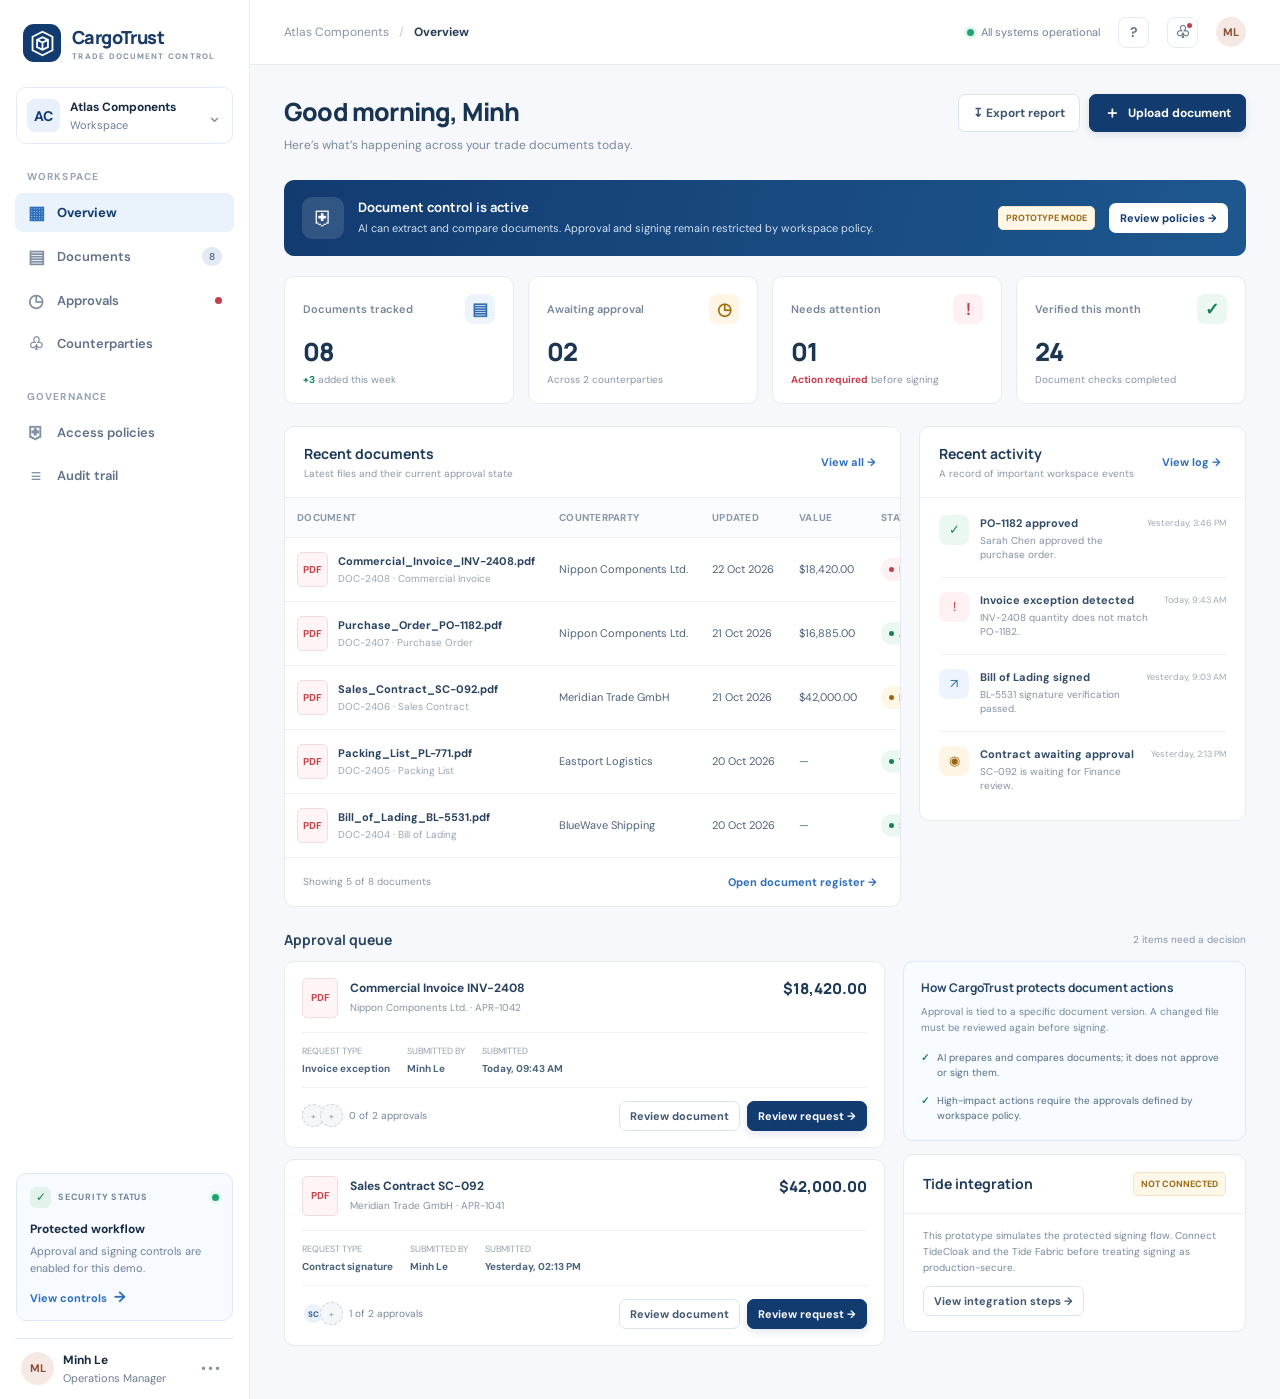
<file: public/assets/aistudio/CargoTrust-Standalone_88d4f73b.html>
<!doctype html>
<html lang="en">
<head>
  <meta charset="UTF-8" />
  <meta name="viewport" content="width=device-width, initial-scale=1.0" />
  <meta name="theme-color" content="#123b70" />
  <title>CargoTrust — Document Control</title>
  <link rel="preconnect" href="https://fonts.googleapis.com">
  <link rel="preconnect" href="https://fonts.gstatic.com" crossorigin>
  <link href="https://fonts.googleapis.com/css2?family=DM+Sans:wght@400;500;600;700&family=Manrope:wght@400;500;600;700;800&display=swap" rel="stylesheet">
  <style>
:root{--navy:#123b70;--navy-2:#194c89;--blue:#2d6fbd;--blue-soft:#edf5ff;--red:#c83c4b;--red-soft:#fff0f1;--ink:#182b43;--muted:#6c7c91;--line:#e5ebf2;--surface:#fff;--canvas:#f6f8fb;--green:#16805d;--green-soft:#eaf8f1;--amber:#9b6612;--amber-soft:#fff6e5;--shadow:0 16px 40px rgba(20,49,83,.12)}*{box-sizing:border-box}html,body{margin:0;min-height:100%;font-family:'DM Sans',sans-serif;color:var(--ink);background:var(--canvas);font-size:14px}button,input,select,textarea{font:inherit}button{cursor:pointer}button:focus-visible,input:focus-visible,select:focus-visible,textarea:focus-visible{outline:3px solid #a7ceff;outline-offset:2px}#app-shell{display:flex;min-height:100vh}.sidebar{width:250px;flex:0 0 250px;background:#fff;border-right:1px solid var(--line);display:flex;flex-direction:column;padding:24px 15px 14px;min-height:100vh}.brand{display:flex;align-items:center;gap:11px;padding:0 8px 25px}.brand-mark{width:38px;height:38px;display:grid;place-items:center;background:var(--navy);border-radius:11px;color:white}.brand-mark svg{width:29px;height:29px}.brand-name{font:800 18px 'Manrope',sans-serif;letter-spacing:-.6px;color:#173b66}.brand-caption{font-size:8px;letter-spacing:1.25px;font-weight:700;color:#8492a5;margin-top:2px}.workspace-switch{display:flex;align-items:center;gap:10px;padding:11px 10px;border:1px solid var(--line);border-radius:10px;margin:0 1px 26px}.workspace-avatar{width:33px;height:33px;display:grid;place-items:center;background:#e7f0fb;color:var(--navy);font-weight:700;border-radius:8px}.workspace-meta{display:flex;flex-direction:column;gap:3px;min-width:0;flex:1}.workspace-meta strong{font-size:12px;white-space:nowrap}.workspace-meta span,.profile-meta span{font-size:11px;color:var(--muted)}.chevron{color:#8592a4;font-size:18px}.nav-label{font-size:10px;letter-spacing:1.1px;font-weight:700;color:#98a4b4;padding:0 12px 10px}.nav-label-spaced{margin-top:27px}.main-nav{display:grid;gap:4px}.nav-item{width:100%;display:flex;align-items:center;gap:12px;padding:11px 12px;border:0;background:transparent;color:#607188;text-align:left;border-radius:8px;font-weight:600;font-size:13px}.nav-item:hover{background:#f5f8fc;color:var(--navy)}.nav-item.active{background:#eaf2fc;color:var(--navy);font-weight:700}.nav-icon{width:18px;text-align:center;font-size:18px;line-height:16px;color:#8190a3}.nav-item.active .nav-icon{color:var(--blue)}.nav-count{margin-left:auto;font-size:10px;background:#e3eaf3;color:#5b6f86;padding:3px 7px;border-radius:20px}.nav-dot{width:7px;height:7px;border-radius:50%;background:var(--red);margin-left:auto}.sidebar-bottom{margin-top:auto}.security-card{border:1px solid #dce9f8;background:#f7faff;border-radius:10px;padding:13px;margin:0 1px 17px}.security-card-top{display:flex;align-items:center;gap:7px;margin-bottom:11px}.security-shield{width:21px;height:21px;display:grid;place-items:center;background:#e3f2ea;color:var(--green);border-radius:6px;font-size:12px}.eyebrow{font-size:9px;letter-spacing:.8px;color:#74859a;font-weight:700}.security-card .live-dot{margin-left:auto}.security-card>strong{font-size:12px}.security-card p{font-size:11px;line-height:1.55;color:#718198;margin:6px 0 10px}.text-button{padding:0;border:0;background:none;color:var(--blue);font-weight:700;font-size:11px}.text-button span{font-size:15px;margin-left:4px}.profile-row{display:flex;align-items:center;gap:9px;padding:13px 6px 0;border-top:1px solid var(--line)}.profile-avatar,.top-avatar{width:33px;height:33px;border-radius:50%;background:#f6e9e4;color:#8e4e36;display:grid;place-items:center;font-weight:700;font-size:11px}.profile-meta{display:flex;flex-direction:column;gap:3px;flex:1}.profile-meta strong{font-size:12px}.more-button{border:0;background:none;color:#8190a3;letter-spacing:2px}.main-content{flex:1;min-width:0}.topbar{height:65px;background:#fff;border-bottom:1px solid var(--line);display:flex;align-items:center;justify-content:space-between;padding:0 34px}.breadcrumbs{display:flex;align-items:center;gap:10px;color:#8794a6;font-size:12px}.breadcrumbs strong{color:#263d58;font-weight:700}.crumb-sep{color:#c2cbd5}.topbar-actions{display:flex;align-items:center;gap:18px}.system-status{display:flex;align-items:center;gap:7px;color:#718198;font-size:11px}.live-dot{width:7px;height:7px;background:#20a475;border-radius:50%;display:inline-block;box-shadow:0 0 0 3px #e5f6ef}.icon-button{position:relative;border:1px solid var(--line);background:white;color:#687a90;border-radius:8px;width:31px;height:31px;display:grid;place-items:center;font-weight:700}.notification-button{font-size:17px}.notification-button i{position:absolute;right:5px;top:5px;width:5px;height:5px;background:var(--red);border-radius:50%}.top-avatar{width:30px;height:30px}.page-container{padding:29px 34px 42px;max-width:1550px;margin:0 auto}.page-heading{display:flex;align-items:flex-start;justify-content:space-between;gap:18px;margin-bottom:25px}.page-heading h1{font:800 25px 'Manrope',sans-serif;letter-spacing:-.8px;margin:0 0 7px;color:#183452}.page-heading p{margin:0;color:#78879a;font-size:12px;line-height:1.55}.heading-actions{display:flex;align-items:center;gap:9px}.btn{display:inline-flex;align-items:center;justify-content:center;gap:8px;border:1px solid #dbe4ee;background:#fff;color:#425871;padding:10px 14px;border-radius:7px;font-weight:700;font-size:12px;transition:.15s}.btn:hover{border-color:#a9bfd9;background:#f9fbff}.btn-primary{background:var(--navy);border-color:var(--navy);color:#fff;box-shadow:0 3px 8px rgba(18,59,112,.12)}.btn-primary:hover{background:#194d89;border-color:#194d89;color:white}.btn-danger{background:var(--red);border-color:var(--red);color:white}.btn-danger:hover{background:#ad2c3b}.btn-sm{padding:7px 10px;font-size:11px}.btn-icon{font-size:16px;line-height:10px}.metric-grid{display:grid;grid-template-columns:repeat(4,minmax(0,1fr));gap:14px;margin-bottom:22px}.metric-card{background:#fff;border:1px solid var(--line);border-radius:10px;padding:17px 18px;min-height:118px}.metric-head{display:flex;align-items:center;justify-content:space-between;color:#75859a;font-size:11px;font-weight:600}.metric-icon{width:30px;height:30px;border-radius:8px;display:grid;place-items:center;background:#edf4fd;color:#326db2;font-size:17px}.metric-icon.red{background:#fff0f1;color:#c23c4b}.metric-icon.green{background:#eaf8f1;color:#16805d}.metric-icon.amber{background:#fff5e4;color:#a36a0c}.metric-value{font:800 25px 'Manrope',sans-serif;letter-spacing:-.8px;margin:10px 0 4px;color:#1b3553}.metric-foot{font-size:10px;color:#8794a5}.metric-foot .up{color:var(--green);font-weight:700}.metric-foot .alert{color:var(--red);font-weight:700}.content-grid{display:grid;grid-template-columns:minmax(0,1.7fr) minmax(290px,.9fr);gap:18px;align-items:start}.panel{background:#fff;border:1px solid var(--line);border-radius:10px;min-width:0}.panel-header{padding:17px 19px;border-bottom:1px solid #edf1f5;display:flex;align-items:center;justify-content:space-between;gap:12px}.panel-title{font:700 14px 'Manrope',sans-serif;color:#1d395a}.panel-subtitle{font-size:10px;color:#8a97a8;margin-top:4px}.panel-body{padding:0 19px}.table-wrap{overflow-x:auto}.data-table{width:100%;border-collapse:collapse;white-space:nowrap}.data-table th{text-align:left;font-size:10px;letter-spacing:.25px;color:#8b98a8;font-weight:700;padding:13px 12px;border-bottom:1px solid #edf1f5;background:#fbfcfe}.data-table td{padding:14px 12px;border-bottom:1px solid #f0f3f7;font-size:11px;color:#4f637a}.data-table tbody tr:last-child td{border-bottom:0}.data-table tbody tr:hover{background:#fbfdff}.doc-name-cell{display:flex;align-items:center;gap:10px;min-width:190px}.file-icon{width:31px;height:35px;flex:0 0 31px;border:1px solid #dce6f2;background:#f5f9ff;border-radius:5px;display:grid;place-items:center;color:#4779b4;font-size:10px;font-weight:800;position:relative}.file-icon.pdf{background:#fff5f5;border-color:#f1dddd;color:#c34751}.file-icon.doc{background:#eef5ff;color:#356fb3}.file-icon.xls{background:#eff9f3;color:#21805b}.doc-main{font-weight:700;color:#28425f;font-size:11px;margin-bottom:4px}.doc-sub{font-size:10px;color:#9aa5b3}.status{display:inline-flex;align-items:center;gap:5px;border-radius:20px;padding:5px 8px;font-size:10px;font-weight:700}.status:before{content:"";width:5px;height:5px;border-radius:50%;background:currentColor}.status.approved,.status.signed,.status.verified{background:var(--green-soft);color:var(--green)}.status.pending,.status.review{background:var(--amber-soft);color:var(--amber)}.status.action,.status.rejected{background:var(--red-soft);color:var(--red)}.status.draft{background:#f0f3f7;color:#75859a}.status.processing{background:var(--blue-soft);color:#326db2}.link-button{border:0;background:none;color:var(--blue);font-weight:700;font-size:11px;padding:5px}.activity-list{padding:3px 19px 12px}.activity-item{display:flex;gap:11px;padding:14px 0;border-bottom:1px solid #f0f3f7}.activity-item:last-child{border-bottom:0}.activity-symbol{width:30px;height:30px;flex:0 0 30px;border-radius:8px;display:grid;place-items:center;font-size:13px;background:#edf4fd;color:#2f6db4}.activity-symbol.red{background:#fff0f1;color:#bf3c49}.activity-symbol.green{background:#eaf8f1;color:#18825f}.activity-symbol.amber{background:#fff5e4;color:#9b6612}.activity-copy{min-width:0;flex:1}.activity-copy strong{display:block;font-size:11px;color:#334d68;font-weight:700;margin:1px 0 4px}.activity-copy p{margin:0;color:#8491a2;font-size:10px;line-height:1.45}.activity-time{font-size:9px;color:#a0aab7;white-space:nowrap;margin-top:2px}.workflow-banner{display:flex;align-items:center;gap:14px;padding:17px 18px;background:linear-gradient(105deg,#123b70,#1e578f);border-radius:10px;color:white;margin-bottom:20px}.workflow-banner-icon{width:42px;height:42px;border-radius:10px;background:rgba(255,255,255,.13);display:grid;place-items:center;font-size:21px}.workflow-banner-copy{flex:1}.workflow-banner-copy strong{display:block;font:700 13px 'Manrope',sans-serif;margin-bottom:4px}.workflow-banner-copy p{margin:0;color:#d0e0f1;font-size:11px;line-height:1.5}.workflow-banner .btn{border-color:rgba(255,255,255,.3);background:#fff;color:var(--navy)}.section-row{display:flex;align-items:center;justify-content:space-between;gap:10px;margin:23px 0 12px}.section-row h2{font:700 14px 'Manrope',sans-serif;margin:0;color:#29445f}.section-row span{font-size:10px;color:#8794a5}.filter-bar{display:flex;align-items:center;gap:9px;margin-bottom:16px;flex-wrap:wrap}.search-box{display:flex;align-items:center;gap:8px;background:white;border:1px solid #dfe6ef;border-radius:7px;padding:0 11px;min-width:220px;height:36px;flex:1;max-width:360px}.search-box span{color:#8a99aa;font-size:16px}.search-box input{border:0;outline:0;min-width:0;width:100%;font-size:11px;color:#344a64;background:transparent}.filter-select{height:36px;padding:0 30px 0 11px;border:1px solid #dfe6ef;border-radius:7px;background:#fff;color:#60738a;font-size:11px}.page-table-panel{overflow:hidden}.table-footer{padding:12px 18px;border-top:1px solid #edf1f5;display:flex;justify-content:space-between;align-items:center;color:#8996a6;font-size:10px}.approval-layout{display:grid;grid-template-columns:minmax(0,1.4fr) minmax(270px,.8fr);gap:18px}.approval-card{border:1px solid var(--line);border-radius:10px;background:white;margin-bottom:11px;padding:16px 17px}.approval-card-top{display:flex;align-items:flex-start;gap:12px}.approval-card .file-icon{width:36px;height:40px;flex-basis:36px}.approval-card-main{flex:1;min-width:0}.approval-card-main h3{font-size:12px;margin:2px 0 5px;color:#29425e}.approval-card-main p{font-size:10px;color:#8492a3;margin:0}.approval-amount{font:800 15px 'Manrope',sans-serif;color:#1d3958;white-space:nowrap}.approval-meta{display:flex;gap:17px;flex-wrap:wrap;margin:14px 0 13px;padding:12px 0;border-top:1px solid #f0f3f7;border-bottom:1px solid #f0f3f7}.meta-pair{display:flex;flex-direction:column;gap:5px}.meta-pair span{font-size:9px;color:#92a0af}.meta-pair strong{font-size:10px;color:#4b627c}.approval-card-footer{display:flex;align-items:center;justify-content:space-between;gap:10px}.approval-progress{display:flex;align-items:center;gap:6px;font-size:10px;color:#74859a}.approver-stack{display:flex;align-items:center}.approver-avatar{width:23px;height:23px;border-radius:50%;display:grid;place-items:center;background:#e9f1fb;color:#315e92;border:2px solid white;margin-left:-5px;font-size:8px;font-weight:800}.approver-avatar:first-child{margin-left:0}.approver-avatar.waiting{background:#f4f6f8;color:#a3adba;border:1px dashed #cbd4df}.side-note{padding:17px;border:1px solid #dce8f6;background:#f8fbff;border-radius:10px;margin-bottom:13px}.side-note h3{font:700 12px 'Manrope',sans-serif;margin:0 0 8px;color:#254463}.side-note p{font-size:10px;line-height:1.65;color:#75869b;margin:0}.side-note .note-rule{display:flex;align-items:flex-start;gap:8px;margin-top:13px;color:#526a84;font-size:10px;line-height:1.5}.note-rule span{color:var(--green);font-weight:800}.policy-grid{display:grid;grid-template-columns:repeat(2,minmax(0,1fr));gap:14px}.policy-card{background:#fff;border:1px solid var(--line);border-radius:10px;padding:18px}.policy-card-head{display:flex;align-items:center;gap:11px;margin-bottom:13px}.policy-icon{width:36px;height:36px;border-radius:9px;background:#edf4fd;color:#316eb4;display:grid;place-items:center;font-size:18px}.policy-card h3{font:700 13px 'Manrope',sans-serif;margin:0 0 4px;color:#2a4561}.policy-card .small-muted{font-size:10px;color:#8795a6}.policy-card p{font-size:11px;line-height:1.65;color:#728299;margin:0 0 15px}.policy-rule{padding:11px 12px;background:#f7f9fc;border:1px solid #edf1f5;border-radius:7px;font-size:10px;color:#4e647e;line-height:1.6}.policy-rule strong{color:#294662}.toggle{width:34px;height:19px;border-radius:12px;border:0;background:#c6d0dc;padding:2px;display:inline-flex;align-items:center;transition:.2s}.toggle:after{content:"";width:15px;height:15px;background:white;border-radius:50%;box-shadow:0 1px 3px #0002;transition:.2s}.toggle.on{background:#2674bd;justify-content:flex-end}.policy-card-head .toggle{margin-left:auto}.audit-table td{vertical-align:top}.audit-event{font-weight:700;color:#344e69;margin-bottom:4px}.audit-detail{font-size:10px;color:#8492a3;line-height:1.45;white-space:normal;min-width:200px}.counterparty-grid{display:grid;grid-template-columns:repeat(3,minmax(0,1fr));gap:14px}.counterparty-card{background:white;border:1px solid var(--line);border-radius:10px;padding:17px}.counterparty-logo{width:39px;height:39px;display:grid;place-items:center;background:#eaf2fc;color:#2f659e;font-weight:800;border-radius:10px;margin-bottom:13px}.counterparty-card h3{font:700 13px 'Manrope',sans-serif;margin:0 0 4px;color:#2b4560}.counterparty-card p{font-size:10px;color:#8795a6;margin:0 0 14px}.counterparty-stats{display:flex;justify-content:space-between;padding-top:12px;border-top:1px solid #edf1f5;color:#7b8b9e;font-size:10px}.counterparty-stats strong{color:#405872}.empty-state{text-align:center;padding:45px 20px;color:#8291a4}.empty-state strong{display:block;color:#3b536d;margin:10px 0 5px}.empty-state p{font-size:11px;margin:0}.drawer-backdrop,.modal-backdrop{position:fixed;inset:0;background:rgba(14,32,53,.28);z-index:50;display:flex;justify-content:flex-end;backdrop-filter:blur(2px)}.drawer{height:100%;width:min(520px,100%);background:#fff;box-shadow:-15px 0 45px rgba(20,49,83,.16);overflow-y:auto;animation:slidein .2s ease}.drawer-header{display:flex;align-items:flex-start;justify-content:space-between;padding:23px 24px 18px;border-bottom:1px solid var(--line)}.drawer-header h2{font:800 18px 'Manrope',sans-serif;letter-spacing:-.4px;margin:0 0 6px;color:#1d3b5e}.drawer-header p{font-size:11px;color:#8795a6;margin:0}.close-button{border:1px solid var(--line);background:#fff;width:30px;height:30px;border-radius:7px;color:#738399;font-size:19px}.drawer-body{padding:21px 24px}.detail-title{display:flex;gap:13px;align-items:center;margin-bottom:20px}.detail-title .file-icon{width:43px;height:49px;flex-basis:43px;font-size:12px}.detail-title h3{font:700 14px 'Manrope',sans-serif;margin:0 0 5px;color:#2b4561}.detail-title p{font-size:10px;color:#8996a5;margin:0}.detail-grid{display:grid;grid-template-columns:repeat(2,minmax(0,1fr));gap:10px;margin-bottom:20px}.detail-field{padding:12px;border:1px solid #eaf0f5;border-radius:8px}.detail-field span{display:block;font-size:9px;color:#8a99aa;margin-bottom:6px}.detail-field strong{font-size:11px;color:#36516e;word-break:break-word}.detail-section{margin:22px 0}.detail-section h4{font:700 12px 'Manrope',sans-serif;margin:0 0 11px;color:#2d4865}.match-row{display:flex;align-items:center;justify-content:space-between;gap:10px;padding:10px 0;border-bottom:1px solid #f0f3f7;font-size:10px}.match-row:last-child{border:0}.match-row span{color:#7b8ca0}.match-row strong{color:#3e5772}.match-good{color:var(--green)!important}.match-bad{color:var(--red)!important}.timeline{display:grid;gap:0}.timeline-item{display:flex;gap:10px;padding:0 0 15px}.timeline-mark{width:21px;height:21px;flex:0 0 21px;border-radius:50%;background:#eaf8f1;color:var(--green);display:grid;place-items:center;font-size:10px;font-weight:800}.timeline-mark.pending{background:#fff5e4;color:var(--amber)}.timeline-copy strong{font-size:10px;color:#415a75;display:block;margin:2px 0 4px}.timeline-copy p{font-size:10px;color:#8997a7;margin:0;line-height:1.5}.drawer-footer{display:flex;gap:9px;justify-content:flex-end;padding:15px 24px;border-top:1px solid var(--line);position:sticky;bottom:0;background:#fff}.modal-backdrop{align-items:center;justify-content:center;padding:20px}.modal{width:min(510px,100%);background:white;border-radius:12px;box-shadow:var(--shadow);overflow:hidden;animation:popin .18s ease}.modal-header{padding:20px 22px 15px;border-bottom:1px solid var(--line);display:flex;align-items:flex-start;justify-content:space-between}.modal-header h2{font:800 17px 'Manrope',sans-serif;margin:0 0 5px;color:#1c3a5b}.modal-header p{margin:0;color:#8593a4;font-size:10px;line-height:1.5}.modal-body{padding:20px 22px}.modal-footer{display:flex;justify-content:flex-end;gap:8px;padding:14px 22px;border-top:1px solid var(--line);background:#fcfdff}.form-field{display:grid;gap:7px;margin-bottom:15px}.form-field label{font-size:11px;font-weight:700;color:#4c627b}.form-field input,.form-field select,.form-field textarea{width:100%;border:1px solid #dfe7ef;border-radius:7px;padding:10px 11px;color:#304b68;background:white;font-size:11px}.form-field textarea{resize:vertical;min-height:70px}.upload-drop{border:1px dashed #b9cde4;background:#f8fbff;border-radius:9px;padding:25px 15px;text-align:center;color:#6e8198;cursor:pointer}.upload-drop:hover{border-color:#5e91ca;background:#f3f8ff}.upload-symbol{width:38px;height:38px;display:grid;place-items:center;background:#e6f0fc;border-radius:10px;color:#326db2;font-size:20px;margin:0 auto 10px}.upload-drop strong{display:block;color:#34536f;font-size:11px;margin-bottom:5px}.upload-drop p{font-size:10px;margin:0}.upload-drop input{display:none}.notice{display:flex;gap:9px;padding:11px 12px;border-radius:8px;background:#f3f8ff;border:1px solid #dfeaf8;color:#5c7390;font-size:10px;line-height:1.55}.notice strong{color:#315b87}.notice.red{background:#fff6f6;border-color:#f4dfe2;color:#8d5c62}.toast-region{position:fixed;right:23px;bottom:22px;z-index:100;display:grid;gap:9px}.toast{display:flex;align-items:flex-start;gap:10px;min-width:260px;max-width:380px;padding:13px 15px;background:#fff;border:1px solid #dfe7ef;border-radius:9px;box-shadow:0 10px 30px #142f4c1c;animation:popin .18s ease}.toast-icon{width:22px;height:22px;flex:0 0 22px;border-radius:50%;display:grid;place-items:center;background:#eaf8f1;color:var(--green);font-size:12px;font-weight:800}.toast.error .toast-icon{background:#fff0f1;color:var(--red)}.toast strong{display:block;font-size:11px;color:#314d69;margin:2px 0 4px}.toast p{font-size:10px;color:#8190a2;line-height:1.5;margin:0}.role-menu{position:fixed;right:18px;bottom:75px;background:#fff;border:1px solid var(--line);border-radius:9px;box-shadow:var(--shadow);padding:6px;z-index:80;min-width:185px}.role-menu button{display:block;width:100%;border:0;background:white;text-align:left;padding:10px;border-radius:6px;font-size:11px;color:#536a82}.role-menu button:hover{background:#f3f7fc}.role-menu small{display:block;color:#97a3b1;margin-top:3px;font-size:9px}.tide-chip{display:inline-flex;align-items:center;gap:6px;border:1px solid #dce9f8;background:#f5f9ff;color:#2f639e;border-radius:6px;padding:6px 9px;font-size:10px;font-weight:700}.tide-chip .live-dot{width:6px;height:6px;box-shadow:none}.demo-label{font-size:9px;color:#9a6a16;background:#fff7e7;border:1px solid #f4e4bf;border-radius:5px;padding:5px 7px;font-weight:700}.split-heading{display:flex;align-items:center;gap:8px}.mobile-menu{display:none}@keyframes slidein{from{transform:translateX(20px);opacity:.5}to{transform:translateX(0);opacity:1}}@keyframes popin{from{transform:translateY(6px);opacity:0}to{transform:translateY(0);opacity:1}}@media(max-width:1100px){.sidebar{width:220px;flex-basis:220px}.page-container{padding:25px 22px}.topbar{padding:0 22px}.metric-grid{grid-template-columns:repeat(2,minmax(0,1fr))}.content-grid{grid-template-columns:minmax(0,1fr)}.counterparty-grid{grid-template-columns:repeat(2,minmax(0,1fr))}}@media(max-width:760px){#app-shell{display:block}.sidebar{position:fixed;z-index:30;left:-260px;top:0;bottom:0;transition:left .2s;box-shadow:var(--shadow);width:250px}.sidebar.open{left:0}.topbar{height:58px;padding:0 15px}.system-status{display:none}.page-container{padding:22px 14px 32px}.page-heading{flex-direction:column;align-items:stretch}.heading-actions{justify-content:flex-start;flex-wrap:wrap}.page-heading h1{font-size:22px}.metric-grid{gap:9px}.metric-card{padding:13px;min-height:108px}.metric-value{font-size:22px}.content-grid,.approval-layout{grid-template-columns:minmax(0,1fr)}.policy-grid,.counterparty-grid{grid-template-columns:minmax(0,1fr)}.topbar-actions{gap:9px}.breadcrumbs{font-size:11px}.mobile-menu{display:grid}.data-table th,.data-table td{padding:12px 10px}.workflow-banner{align-items:flex-start;flex-wrap:wrap}.workflow-banner .btn{margin-left:56px}.profile-row{margin-top:10px}.filter-bar .search-box{max-width:none;min-width:100%}.filter-select{flex:1;min-width:120px}.approval-meta{gap:13px}.approval-card-footer{align-items:flex-start;flex-direction:column}.drawer{width:100%}}

  </style>
</head>
<body>
  <div id="app-shell">
    <aside class="sidebar">
      <div class="brand"><div class="brand-mark"><svg viewBox="0 0 32 32" aria-hidden="true"><path d="M5 8.5 16 3l11 5.5v15L16 29 5 23.5z" fill="none" stroke="currentColor" stroke-width="2"/><path d="m10 12 6-3 6 3v8l-6 3-6-3z" fill="none" stroke="currentColor" stroke-width="2"/><path d="m10 12 6 3 6-3M16 15v8" fill="none" stroke="currentColor" stroke-width="2"/></svg></div><div><div class="brand-name">CargoTrust</div><div class="brand-caption">TRADE DOCUMENT CONTROL</div></div></div>
      <div class="workspace-switch"><div class="workspace-avatar">AC</div><div class="workspace-meta"><strong>Atlas Components</strong><span>Workspace</span></div><span class="chevron">⌄</span></div>
      <div class="nav-label">WORKSPACE</div>
      <nav class="main-nav" aria-label="Main navigation">
        <button class="nav-item active" data-page="overview"><span class="nav-icon">▦</span><span>Overview</span></button>
        <button class="nav-item" data-page="documents"><span class="nav-icon">▤</span><span>Documents</span><span class="nav-count" id="doc-count">8</span></button>
        <button class="nav-item" data-page="approvals"><span class="nav-icon">◷</span><span>Approvals</span><span class="nav-dot"></span></button>
        <button class="nav-item" data-page="counterparties"><span class="nav-icon">♧</span><span>Counterparties</span></button>
      </nav>
      <div class="nav-label nav-label-spaced">GOVERNANCE</div>
      <nav class="main-nav" aria-label="Governance navigation">
        <button class="nav-item" data-page="policies"><span class="nav-icon">⛨</span><span>Access policies</span></button>
        <button class="nav-item" data-page="audit"><span class="nav-icon">≡</span><span>Audit trail</span></button>
      </nav>
      <div class="sidebar-bottom">
        <div class="security-card"><div class="security-card-top"><span class="security-shield">✓</span><span class="eyebrow">SECURITY STATUS</span><span class="live-dot"></span></div><strong>Protected workflow</strong><p>Approval and signing controls are enabled for this demo.</p><button class="text-button" data-page="policies">View controls <span>→</span></button></div>
        <div class="profile-row"><div class="profile-avatar">ML</div><div class="profile-meta"><strong>Minh Le</strong><span id="profile-role">Operations Manager</span></div><button class="more-button" id="profile-menu" aria-label="Profile options">•••</button></div>
      </div>
    </aside>

    <main class="main-content">
      <header class="topbar"><div class="breadcrumbs"><span>Atlas Components</span><span class="crumb-sep">/</span><strong id="breadcrumb-current">Overview</strong></div><div class="topbar-actions"><div class="system-status"><span class="live-dot"></span><span>All systems operational</span></div><button class="icon-button" id="help-button" aria-label="Help">?</button><button class="icon-button notification-button" id="notification-button" aria-label="Notifications">♧<i></i></button><div class="top-avatar">ML</div></div></header>
      <div id="page-container" class="page-container"></div>
    </main>
  </div>
  <div id="toast-region" class="toast-region" aria-live="polite"></div>
  <div id="modal-root"></div>
  <script>
const state = {
  page: 'overview',
  role: 'Operations Manager',
  activeDoc: null,
  search: '',
  filter: 'all',
  docs: [
    {id:'DOC-2408',name:'Commercial_Invoice_INV-2408.pdf',type:'Commercial Invoice',ext:'PDF',ref:'INV-2408',counterparty:'Nippon Components Ltd.',date:'22 Oct 2026',amount:'$18,420.00',status:'Needs review',statusKey:'action',owner:'Minh Le',po:'PO-1182',quantity:240,unitPrice:76.75,currency:'USD',hash:'sha256: 6f8a…b2d1',description:'Invoice received for shipment SHP-8841. AI found a quantity mismatch against the approved purchase order.',events:[['Uploaded by Minh Le','Today, 09:42 AM','green'],['AI extraction completed','Today, 09:43 AM','green'],['Quantity mismatch detected','Today, 09:43 AM','pending']]},
    {id:'DOC-2407',name:'Purchase_Order_PO-1182.pdf',type:'Purchase Order',ext:'PDF',ref:'PO-1182',counterparty:'Nippon Components Ltd.',date:'21 Oct 2026',amount:'$16,885.00',status:'Approved',statusKey:'approved',owner:'Sarah Chen',po:'PO-1182',quantity:220,unitPrice:76.75,currency:'USD',hash:'sha256: 22c1…91a7',description:'Approved purchase order for electronic components, shipment SHP-8841.',events:[['Uploaded by Sarah Chen','Yesterday, 03:18 PM','green'],['Procurement approval recorded','Yesterday, 03:46 PM','green'],['Document version locked','Yesterday, 03:46 PM','green']]},
    {id:'DOC-2406',name:'Sales_Contract_SC-092.pdf',type:'Sales Contract',ext:'PDF',ref:'SC-092',counterparty:'Meridian Trade GmbH',date:'21 Oct 2026',amount:'$42,000.00',status:'Pending approval',statusKey:'pending',owner:'Minh Le',po:'SC-092',quantity:600,unitPrice:70,currency:'USD',hash:'sha256: 7a3d…e821',description:'Sales contract awaiting a second approver before the final version can be signed.',events:[['Draft created','Yesterday, 11:05 AM','green'],['Legal review completed','Yesterday, 02:12 PM','green'],['Waiting for Finance approval','Yesterday, 02:13 PM','pending']]},
    {id:'DOC-2405',name:'Packing_List_PL-771.pdf',type:'Packing List',ext:'PDF',ref:'PL-771',counterparty:'Eastport Logistics',date:'20 Oct 2026',amount:'—',status:'Verified',statusKey:'verified',owner:'Daniel Tran',po:'PO-1174',quantity:120,unitPrice:0,currency:'USD',hash:'sha256: 1e9b…c10f',description:'Packing list fields match the shipment manifest.',events:[['Uploaded by Daniel Tran','20 Oct, 10:10 AM','green'],['Fields checked against manifest','20 Oct, 10:11 AM','green']]},
    {id:'DOC-2404',name:'Bill_of_Lading_BL-5531.pdf',type:'Bill of Lading',ext:'PDF',ref:'BL-5531',counterparty:'BlueWave Shipping',date:'20 Oct 2026',amount:'—',status:'Signed',statusKey:'signed',owner:'Sarah Chen',po:'SHP-8819',quantity:80,unitPrice:0,currency:'USD',hash:'sha256: 45bf…08c2',description:'Final bill of lading signed by authorized signatories.',events:[['Document uploaded','20 Oct, 08:21 AM','green'],['Authorized signature verified','20 Oct, 09:03 AM','green'],['Final version locked','20 Oct, 09:03 AM','green']]},
    {id:'DOC-2403',name:'Certificate_of_Origin_CO-118.pdf',type:'Certificate of Origin',ext:'PDF',ref:'CO-118',counterparty:'Nippon Components Ltd.',date:'19 Oct 2026',amount:'—',status:'Approved',statusKey:'approved',owner:'Daniel Tran',po:'PO-1172',quantity:300,unitPrice:0,currency:'USD',hash:'sha256: 1d8a…c0a3',description:'Origin certificate verified and linked to the shipment record.',events:[['Uploaded by supplier','19 Oct, 02:42 PM','green'],['Origin details verified','19 Oct, 03:01 PM','green']]},
    {id:'DOC-2402',name:'Commercial_Invoice_INV-2391.pdf',type:'Commercial Invoice',ext:'PDF',ref:'INV-2391',counterparty:'Meridian Trade GmbH',date:'18 Oct 2026',amount:'$9,750.00',status:'Signed',statusKey:'signed',owner:'Minh Le',po:'PO-1168',quantity:150,unitPrice:65,currency:'USD',hash:'sha256: 990c…d18e',description:'Invoice matched with PO-1168 and signed after approval.',events:[['AI extraction completed','18 Oct, 10:15 AM','green'],['PO matching passed','18 Oct, 10:16 AM','green'],['Signed by authorized approver','18 Oct, 10:48 AM','green']]},
    {id:'DOC-2401',name:'Purchase_Order_PO-1168.pdf',type:'Purchase Order',ext:'PDF',ref:'PO-1168',counterparty:'Meridian Trade GmbH',date:'17 Oct 2026',amount:'$9,750.00',status:'Approved',statusKey:'approved',owner:'Sarah Chen',po:'PO-1168',quantity:150,unitPrice:65,currency:'USD',hash:'sha256: a04b…f311',description:'Approved PO for industrial components.',events:[['Created by Sarah Chen','17 Oct, 01:21 PM','green'],['Procurement approval recorded','17 Oct, 02:04 PM','green']]}
  ],
  approvals: [
    {id:'APR-1042',docId:'DOC-2408',title:'Commercial Invoice INV-2408',counterparty:'Nippon Components Ltd.',amount:'$18,420.00',kind:'Invoice exception',submitted:'Today, 09:43 AM',required:2,received:0,requester:'Minh Le',reason:'Invoice quantity is 240 units; approved PO lists 220 units. Review exception before signing.'},
    {id:'APR-1041',docId:'DOC-2406',title:'Sales Contract SC-092',counterparty:'Meridian Trade GmbH',amount:'$42,000.00',kind:'Contract signature',submitted:'Yesterday, 02:13 PM',required:2,received:1,requester:'Minh Le',reason:'Final contract version requires two authorized approvers.'}
  ],
  activity: [
    {icon:'✓',tone:'green',title:'PO-1182 approved',text:'Sarah Chen approved the purchase order.',time:'Yesterday, 3:46 PM'},
    {icon:'!',tone:'red',title:'Invoice exception detected',text:'INV-2408 quantity does not match PO-1182.',time:'Today, 9:43 AM'},
    {icon:'↗',tone:'blue',title:'Bill of Lading signed',text:'BL-5531 signature verification passed.',time:'Yesterday, 9:03 AM'},
    {icon:'◉',tone:'amber',title:'Contract awaiting approval',text:'SC-092 is waiting for Finance review.',time:'Yesterday, 2:13 PM'}
  ],
  policies: [
    {title:'Document signing',subtitle:'Protect high-impact document actions',icon:'✎',description:'Final versions require authorized approvals before a signing operation can be requested.',rule:'Invoice / contract signing: 2 authorized approvers when value exceeds $10,000.',enabled:true},
    {title:'Separation of duties',subtitle:'Requester cannot approve their own request',icon:'⇄',description:'Prevents the person who creates a request from being its sole approver.',rule:'Requester identity must differ from every approving identity.',enabled:true},
    {title:'Version integrity',subtitle:'Approval is bound to a specific version',icon:'◈',description:'Any material change invalidates the previous approval and requires review again.',rule:'Document hash and version ID are checked before signing.',enabled:true},
    {title:'AI agent permissions',subtitle:'Limit automated actions',icon:'⌘',description:'AI can extract, compare and prepare requests. It cannot approve or sign documents by itself.',rule:'Allowed: extract, compare, draft. Restricted: approve, sign, transfer control.',enabled:true}
  ],
  counterparties: [
    {name:'Nippon Components Ltd.',initials:'NC',type:'Supplier',docs:3,status:'Verified',country:'Japan'},
    {name:'Meridian Trade GmbH',initials:'MT',type:'Buyer',docs:2,status:'Verified',country:'Germany'},
    {name:'BlueWave Shipping',initials:'BW',type:'Carrier',docs:1,status:'Verified',country:'Singapore'},
    {name:'Eastport Logistics',initials:'EL',type:'Freight forwarder',docs:1,status:'Verified',country:'Vietnam'},
    {name:'Atlas Components',initials:'AC',type:'Workspace owner',docs:8,status:'Workspace',country:'Vietnam'}
  ],
  audit: [
    {time:'22 Oct 2026, 09:43:18',actor:'CargoTrust AI',event:'Invoice comparison completed',detail:'INV-2408 compared with PO-1182. Quantity mismatch: invoice 240 units; PO 220 units.',result:'Exception flagged',tone:'red'},
    {time:'22 Oct 2026, 09:43:02',actor:'Minh Le',event:'Document uploaded',detail:'Commercial_Invoice_INV-2408.pdf · DOC-2408',result:'Success',tone:'green'},
    {time:'21 Oct 2026, 15:46:33',actor:'Sarah Chen',event:'Approval recorded',detail:'PO-1182 approved · procurement approval policy satisfied.',result:'Success',tone:'green'},
    {time:'20 Oct 2026, 09:03:10',actor:'Signing service (demo)',event:'Signature verification passed',detail:'BL-5531 · final document hash matched the approved version.',result:'Verified',tone:'green'},
    {time:'20 Oct 2026, 09:02:54',actor:'Sarah Chen',event:'Signing request authorized',detail:'BL-5531 · 2 of 2 required approvals present.',result:'Success',tone:'green'},
    {time:'19 Oct 2026, 15:01:07',actor:'CargoTrust AI',event:'Document fields verified',detail:'CO-118 · origin details matched supplier record.',result:'Success',tone:'green'}
  ]
};
const $ = (s,root=document)=>root.querySelector(s);
const $$ = (s,root=document)=>[...root.querySelectorAll(s)];
const esc = s => String(s ?? '').replace(/[&<>"']/g,c=>({'&':'&amp;','<':'&lt;','>':'&gt;','"':'&quot;',"'":'&#39;'}[c]));
const statusBadge = (label,key) => `<span class="status ${key}">${esc(label)}</span>`;
const fileIcon = (ext='PDF') => `<div class="file-icon ${ext.toLowerCase()}">${esc(ext)}</div>`;
const money = s => s==='—'?'—':s;
function toast(title,message,type='success'){const node=document.createElement('div');node.className='toast '+(type==='error'?'error':'');node.innerHTML=`<div class="toast-icon">${type==='error'?'!':'✓'}</div><div><strong>${esc(title)}</strong><p>${esc(message)}</p></div>`;$('#toast-region').append(node);setTimeout(()=>node.remove(),4200)}
function setPage(page){state.page=page;state.activeDoc=null;$('.sidebar').classList.remove('open');render();}
function pageHeading(title,subtitle,actions=''){return `<div class="page-heading"><div><h1>${title}</h1><p>${subtitle}</p></div><div class="heading-actions">${actions}</div></div>`}
function render(){ $$('.nav-item').forEach(b=>b.classList.toggle('active',b.dataset.page===state.page)); const title={overview:'Overview',documents:'Documents',approvals:'Approvals',counterparties:'Counterparties',policies:'Access policies',audit:'Audit trail'}[state.page]||'Overview';$('#breadcrumb-current').textContent=title;$('#profile-role').textContent=state.role;$('#doc-count').textContent=state.docs.length;const root=$('#page-container');root.innerHTML=({overview:renderOverview,documents:renderDocuments,approvals:renderApprovals,counterparties:renderCounterparties,policies:renderPolicies,audit:renderAudit}[state.page]||renderOverview)();bindPageEvents();}
function docRow(d){return `<tr data-doc="${esc(d.id)}"><td><div class="doc-name-cell">${fileIcon(d.ext)}<div><div class="doc-main">${esc(d.name)}</div><div class="doc-sub">${esc(d.id)} · ${esc(d.type)}</div></div></div></td><td>${esc(d.counterparty)}</td><td>${esc(d.date)}</td><td>${money(d.amount)}</td><td>${statusBadge(d.status,d.statusKey)}</td><td><button class="link-button" data-open-doc="${esc(d.id)}">View details →</button></td></tr>`}
function renderOverview(){const needs=state.docs.filter(d=>d.statusKey==='action').length;const pending=state.approvals.length;return `${pageHeading('Good morning, Minh','Here’s what’s happening across your trade documents today.',`<button class="btn" data-action="export">↧ Export report</button><button class="btn btn-primary" data-action="upload"><span class="btn-icon">＋</span> Upload document</button>`)}
<div class="workflow-banner"><div class="workflow-banner-icon">⛨</div><div class="workflow-banner-copy"><strong>Document control is active</strong><p>AI can extract and compare documents. Approval and signing remain restricted by workspace policy.</p></div><span class="demo-label">PROTOTYPE MODE</span><button class="btn btn-sm" data-page="policies">Review policies →</button></div>
<div class="metric-grid"><div class="metric-card"><div class="metric-head">Documents tracked <span class="metric-icon">▤</span></div><div class="metric-value">${state.docs.length.toString().padStart(2,'0')}</div><div class="metric-foot"><span class="up">+3</span> added this week</div></div><div class="metric-card"><div class="metric-head">Awaiting approval <span class="metric-icon amber">◷</span></div><div class="metric-value">${pending.toString().padStart(2,'0')}</div><div class="metric-foot">Across ${new Set(state.approvals.map(a=>a.counterparty)).size} counterparties</div></div><div class="metric-card"><div class="metric-head">Needs attention <span class="metric-icon red">!</span></div><div class="metric-value">${needs.toString().padStart(2,'0')}</div><div class="metric-foot"><span class="alert">Action required</span> before signing</div></div><div class="metric-card"><div class="metric-head">Verified this month <span class="metric-icon green">✓</span></div><div class="metric-value">24</div><div class="metric-foot">Document checks completed</div></div></div>
<div class="content-grid"><section class="panel"><div class="panel-header"><div><div class="panel-title">Recent documents</div><div class="panel-subtitle">Latest files and their current approval state</div></div><button class="link-button" data-page="documents">View all →</button></div><div class="table-wrap"><table class="data-table"><thead><tr><th>DOCUMENT</th><th>COUNTERPARTY</th><th>UPDATED</th><th>VALUE</th><th>STATUS</th><th></th></tr></thead><tbody>${state.docs.slice(0,5).map(docRow).join('')}</tbody></table></div><div class="table-footer"><span>Showing 5 of ${state.docs.length} documents</span><button class="link-button" data-page="documents">Open document register →</button></div></section><section class="panel"><div class="panel-header"><div><div class="panel-title">Recent activity</div><div class="panel-subtitle">A record of important workspace events</div></div><button class="link-button" data-page="audit">View log →</button></div><div class="activity-list">${state.activity.slice(0,4).map(a=>`<div class="activity-item"><div class="activity-symbol ${a.tone}">${a.icon}</div><div class="activity-copy"><strong>${esc(a.title)}</strong><p>${esc(a.text)}</p></div><div class="activity-time">${esc(a.time)}</div></div>`).join('')}</div></section></div>
<div class="section-row"><h2>Approval queue</h2><span>${pending} items need a decision</span></div><div class="approval-layout"><div>${state.approvals.slice(0,2).map(approvalCard).join('')||`<div class="panel empty-state"><strong>You're all caught up</strong><p>No documents are waiting for approval.</p></div>`}</div><aside><div class="side-note"><h3>How CargoTrust protects document actions</h3><p>Approval is tied to a specific document version. A changed file must be reviewed again before signing.</p><div class="note-rule"><span>✓</span><div>AI prepares and compares documents; it does not approve or sign them.</div></div><div class="note-rule"><span>✓</span><div>High-impact actions require the approvals defined by workspace policy.</div></div></div><div class="panel"><div class="panel-header"><div class="panel-title">Tide integration</div><span class="demo-label">NOT CONNECTED</span></div><div class="panel-body" style="padding-top:14px;padding-bottom:15px"><p style="font-size:10px;color:#78899e;line-height:1.6;margin:0 0 10px">This prototype simulates the protected signing flow. Connect TideCloak and the Tide Fabric before treating signing as production-secure.</p><button class="btn btn-sm" data-action="tide-setup">View integration steps →</button></div></div></aside></div>`}
function renderDocuments(){const docs=state.docs.filter(d=>(state.filter==='all'||d.statusKey===state.filter)&&(`${d.name} ${d.id} ${d.counterparty} ${d.type}`.toLowerCase().includes(state.search.toLowerCase())));return `${pageHeading('Documents','Manage trade documents, compare extracted fields and track the approved version.',`<button class="btn" data-action="export">↧ Export register</button><button class="btn btn-primary" data-action="upload"><span class="btn-icon">＋</span> Upload document</button>`)}<div class="filter-bar"><label class="search-box"><span>⌕</span><input id="doc-search" placeholder="Search by document, reference or counterparty…" value="${esc(state.search)}" /></label><select id="status-filter" class="filter-select"><option value="all" ${state.filter==='all'?'selected':''}>All statuses</option><option value="action" ${state.filter==='action'?'selected':''}>Needs attention</option><option value="pending" ${state.filter==='pending'?'selected':''}>Pending approval</option><option value="approved" ${state.filter==='approved'?'selected':''}>Approved</option><option value="signed" ${state.filter==='signed'?'selected':''}>Signed</option><option value="verified" ${state.filter==='verified'?'selected':''}>Verified</option></select><button class="btn" data-action="clear-filters">Reset filters</button></div><section class="panel page-table-panel"><div class="panel-header"><div><div class="panel-title">Document register</div><div class="panel-subtitle">${docs.length} documents · Last updated just now</div></div><span class="tide-chip"><span class="live-dot"></span> Policy checks enabled in demo</span></div><div class="table-wrap"><table class="data-table"><thead><tr><th>DOCUMENT</th><th>COUNTERPARTY</th><th>UPDATED</th><th>VALUE</th><th>STATUS</th><th></th></tr></thead><tbody>${docs.map(docRow).join('')||`<tr><td colspan="6"><div class="empty-state"><strong>No matching documents</strong><p>Try another search or reset the filters.</p></div></td></tr>`}</tbody></table></div><div class="table-footer"><span>Showing ${docs.length} of ${state.docs.length} documents</span><span>Document data is sample workspace data</span></div></section>`}
function approvalCard(a){const d=state.docs.find(x=>x.id===a.docId);return `<article class="approval-card"><div class="approval-card-top">${fileIcon('PDF')}<div class="approval-card-main"><h3>${esc(a.title)}</h3><p>${esc(a.counterparty)} · ${esc(a.id)}</p></div><div class="approval-amount">${esc(a.amount)}</div></div><div class="approval-meta"><div class="meta-pair"><span>REQUEST TYPE</span><strong>${esc(a.kind)}</strong></div><div class="meta-pair"><span>SUBMITTED BY</span><strong>${esc(a.requester)}</strong></div><div class="meta-pair"><span>SUBMITTED</span><strong>${esc(a.submitted)}</strong></div></div><div class="approval-card-footer"><div class="approval-progress"><div class="approver-stack">${Array.from({length:a.required},(_,i)=>`<span class="approver-avatar ${i>=a.received?'waiting':''}">${i<a.received?['SC','ML'][i]:'+'}</span>`).join('')}</div><span>${a.received} of ${a.required} approvals</span></div><div style="display:flex;gap:7px"><button class="btn btn-sm" data-open-doc="${esc(a.docId)}">Review document</button><button class="btn btn-primary btn-sm" data-approve="${esc(a.id)}">Review request →</button></div></div></article>`}
function renderApprovals(){return `${pageHeading('Approval queue','Review document exceptions and authorize the next step in the workflow.',`<span class="tide-chip"><span class="live-dot"></span> Separation of duties on</span>`)}<div class="approval-layout"><div><div class="section-row" style="margin-top:0"><h2>Waiting for your review</h2><span>${state.approvals.length} open requests</span></div>${state.approvals.map(approvalCard).join('')||`<div class="panel empty-state"><strong>No pending approvals</strong><p>New requests will appear here when they need your review.</p></div>`}</div><aside><div class="side-note"><h3>Before you approve</h3><p>Review the source document, extracted fields, comparison results and current version. Approvals should apply to the exact version shown.</p><div class="note-rule"><span>1</span><div>Confirm counterparty and document reference.</div></div><div class="note-rule"><span>2</span><div>Review any AI-flagged mismatch.</div></div><div class="note-rule"><span>3</span><div>Approve only if you have the correct role and independent authority.</div></div></div><section class="panel"><div class="panel-header"><div class="panel-title">Approval policy</div><button class="link-button" data-page="policies">View →</button></div><div class="panel-body" style="padding-top:14px;padding-bottom:16px"><div class="match-row"><span>High-value signing</span><strong>2 approvers</strong></div><div class="match-row"><span>Self-approval</span><strong class="match-bad">Not allowed</strong></div><div class="match-row"><span>Changed version</span><strong>Re-review</strong></div></div></section></aside></div>`}
function renderPolicies(){return `${pageHeading('Access policies','Define which actions are allowed, and what conditions must be met before a document can be signed.',`<button class="btn" data-action="policy-reset">Reset demo policies</button><span class="tide-chip"><span class="live-dot"></span> Policy simulation</span>`)}<div class="notice" style="margin-bottom:17px"><strong>Important</strong><div>These controls are interactive prototype settings. Production enforcement requires the corresponding server-side policy and TideCloak / Fabric integration; a UI toggle alone is not a security boundary.</div></div><div class="policy-grid">${state.policies.map((p,i)=>`<article class="policy-card"><div class="policy-card-head"><div class="policy-icon">${p.icon}</div><div><h3>${esc(p.title)}</h3><div class="small-muted">${esc(p.subtitle)}</div></div><button class="toggle ${p.enabled?'on':''}" data-policy-toggle="${i}" aria-label="Toggle ${esc(p.title)}" aria-pressed="${p.enabled}"></button></div><p>${esc(p.description)}</p><div class="policy-rule"><strong>Rule</strong><br>${esc(p.rule)}</div></article>`).join('')}</div><div class="section-row"><h2>Role matrix</h2><span>Example policy for this workspace</span></div><section class="panel"><div class="table-wrap"><table class="data-table"><thead><tr><th>CAPABILITY</th><th>Requester</th><th>Operations manager</th><th>Finance approver</th><th>Administrator</th><th>AI agent</th></tr></thead><tbody><tr><td>Upload documents</td><td>✓</td><td>✓</td><td>✓</td><td>✓</td><td>✓*</td></tr><tr><td>Extract / compare fields</td><td>✓</td><td>✓</td><td>✓</td><td>✓</td><td>✓</td></tr><tr><td>Approve own request</td><td class="match-bad">×</td><td class="match-bad">×</td><td class="match-bad">×</td><td class="match-bad">×</td><td class="match-bad">×</td></tr><tr><td>Approve another request</td><td class="match-bad">×</td><td>✓</td><td>✓</td><td>Policy-bound</td><td class="match-bad">×</td></tr><tr><td>Sign final version</td><td class="match-bad">×</td><td>With approval</td><td>With approval</td><td>Quorum required</td><td class="match-bad">×</td></tr></tbody></table></div><div class="table-footer"><span>* AI can upload only when explicitly authorized by the workflow.</span><span>Illustrative role matrix</span></div></section>`}
function renderCounterparties(){return `${pageHeading('Counterparties','Keep track of the suppliers, buyers and logistics partners connected to your documents.',`<button class="btn btn-primary" data-action="add-counterparty"><span class="btn-icon">＋</span> Add counterparty</button>`)}<div class="counterparty-grid">${state.counterparties.map(c=>`<article class="counterparty-card"><div class="counterparty-logo">${esc(c.initials)}</div><h3>${esc(c.name)}</h3><p>${esc(c.type)} · ${esc(c.country)}</p>${statusBadge(c.status,c.status==='Verified'?'verified':'draft')}<div class="counterparty-stats"><span>Linked documents</span><strong>${c.docs}</strong></div></article>`).join('')}</div>`}
function renderAudit(){return `${pageHeading('Audit trail','A chronological view of document events, approvals and signing attempts.',`<button class="btn" data-action="export">↧ Export log</button>`)}<div class="filter-bar"><label class="search-box"><span>⌕</span><input id="audit-search" placeholder="Search events, users or document IDs…" /></label><span class="tide-chip"><span class="live-dot"></span> Demo event log</span></div><section class="panel page-table-panel"><div class="panel-header"><div><div class="panel-title">Workspace events</div><div class="panel-subtitle">${state.audit.length} recorded events in this prototype</div></div><span class="demo-label">SAMPLE DATA</span></div><div class="table-wrap"><table class="data-table audit-table"><thead><tr><th>TIME</th><th>ACTOR</th><th>EVENT</th><th>RESULT</th></tr></thead><tbody id="audit-rows">${state.audit.map(auditRow).join('')}</tbody></table></div><div class="table-footer"><span>Event history is illustrative and stored in the browser session.</span><span>Integrity controls require backend integration.</span></div></section>`}
function auditRow(a){return `<tr><td>${esc(a.time)}</td><td>${esc(a.actor)}</td><td><div class="audit-event">${esc(a.event)}</div><div class="audit-detail">${esc(a.detail)}</div></td><td>${statusBadge(a.result,a.tone==='red'?'action':'verified')}</td></tr>`}
function bindPageEvents(){ $$('#page-container [data-page]').forEach(b=>b.addEventListener('click',()=>setPage(b.dataset.page)));$$('#page-container [data-action]').forEach(b=>b.addEventListener('click',()=>handleAction(b.dataset.action)));$$('#page-container [data-open-doc]').forEach(b=>b.addEventListener('click',()=>openDocument(b.dataset.openDoc)));$$('#page-container [data-approve]').forEach(b=>b.addEventListener('click',()=>openApproval(b.dataset.approve)));$('#doc-search')?.addEventListener('input',e=>{state.search=e.target.value;const pos=e.target.selectionStart;render();const el=$('#doc-search');el.focus();el.setSelectionRange(pos,pos)});$('#status-filter')?.addEventListener('change',e=>{state.filter=e.target.value;render()});$('#page-container [data-policy-toggle]')&&$$('#page-container [data-policy-toggle]').forEach(b=>b.addEventListener('click',()=>{const p=state.policies[Number(b.dataset.policyToggle)];p.enabled=!p.enabled;render();toast('Policy updated',`${p.title} is ${p.enabled?'enabled':'disabled'} in the prototype.`)}));$('#audit-search')?.addEventListener('input',e=>{const q=e.target.value.toLowerCase();$('#audit-rows').innerHTML=state.audit.filter(a=>`${a.time} ${a.actor} ${a.event} ${a.detail}`.toLowerCase().includes(q)).map(auditRow).join('')||'<tr><td colspan="4"><div class="empty-state"><strong>No matching events</strong></div></td></tr>'});}
function handleAction(action){if(action==='upload')openUpload();if(action==='export')exportData();if(action==='clear-filters'){state.search='';state.filter='all';render()}if(action==='tide-setup')openTideSetup();if(action==='policy-reset'){state.policies.forEach(p=>p.enabled=true);render();toast('Policies reset','All demo policies are enabled.')}if(action==='add-counterparty')openCounterpartyModal();}
function openDocument(id){const d=state.docs.find(x=>x.id===id);if(!d)return;state.activeDoc=id;const mismatch=d.id==='DOC-2408';const backdrop=document.createElement('div');backdrop.className='drawer-backdrop';backdrop.id='doc-drawer';backdrop.innerHTML=`<aside class="drawer"><div class="drawer-header"><div><h2>Document details</h2><p>${esc(d.id)} · Current workspace record</p></div><button class="close-button" data-close-drawer aria-label="Close">×</button></div><div class="drawer-body"><div class="detail-title">${fileIcon(d.ext)}<div><h3>${esc(d.name)}</h3><p>${esc(d.type)} · Uploaded by ${esc(d.owner)}</p><div style="margin-top:8px">${statusBadge(d.status,d.statusKey)}</div></div></div><div class="detail-grid"><div class="detail-field"><span>COUNTERPARTY</span><strong>${esc(d.counterparty)}</strong></div><div class="detail-field"><span>REFERENCE</span><strong>${esc(d.ref)}</strong></div><div class="detail-field"><span>DOCUMENT VALUE</span><strong>${esc(d.amount)}</strong></div><div class="detail-field"><span>LAST UPDATED</span><strong>${esc(d.date)}</strong></div><div class="detail-field"><span>DOCUMENT VERSION</span><strong>v${d.statusKey==='signed'?'3':'2'}.0</strong></div><div class="detail-field"><span>FILE FINGERPRINT</span><strong>${esc(d.hash)}</strong></div></div><div class="detail-section"><h4>AI review & field matching</h4><div class="notice ${mismatch?'red':''}"><strong>${mismatch?'!':'✓'}</strong><div>${esc(d.description)} ${mismatch?'This document is blocked from signing until the exception is resolved and approved.':'Review the extracted fields before approving a sensitive action.'}</div></div><div style="margin-top:10px"><div class="match-row"><span>Purchase order</span><strong>${esc(d.po)}</strong></div><div class="match-row"><span>Invoice quantity</span><strong class="${mismatch?'match-bad':'match-good'}">${d.quantity} units ${mismatch?'· mismatch':'· extracted'}</strong></div><div class="match-row"><span>Unit price</span><strong>${d.unitPrice?`${d.currency} ${d.unitPrice.toFixed(2)}`:'Not applicable'}</strong></div><div class="match-row"><span>AI confidence</span><strong>${mismatch?'98.2% · exception detected':'97.8% · fields extracted'}</strong></div></div></div><div class="detail-section"><h4>Activity timeline</h4><div class="timeline">${d.events.map(e=>`<div class="timeline-item"><div class="timeline-mark ${e[2]==='pending'?'pending':''}">${e[2]==='pending'?'!':'✓'}</div><div class="timeline-copy"><strong>${esc(e[0])}</strong><p>${esc(e[1])}</p></div></div>`).join('')}</div></div><div class="detail-section"><h4>Protected action</h4><p style="font-size:10px;color:#8392a4;line-height:1.6">The signing button below simulates the workflow gate. It does not create a real Tide signature in this prototype.</p></div></div><div class="drawer-footer"><button class="btn" data-close-drawer>Close</button><button class="btn" data-action="run-ai-drawer">↻ Re-run comparison</button><button class="btn btn-primary" data-action="sign-drawer" ${mismatch?'disabled':''}>${d.statusKey==='signed'?'✓ Signed':'Request protected signing'}</button></div></aside>`;document.body.append(backdrop);backdrop.addEventListener('click',e=>{if(e.target===backdrop||e.target.closest('[data-close-drawer]'))backdrop.remove();});$('[data-action="run-ai-drawer"]',backdrop).addEventListener('click',()=>{backdrop.remove();runAIReview(d.id)});$('[data-action="sign-drawer"]',backdrop).addEventListener('click',()=>{if(mismatch){toast('Signing blocked','Resolve the invoice quantity mismatch first.','error');return}backdrop.remove();requestProtectedSigning(d.id)});}
function openApproval(id){const a=state.approvals.find(x=>x.id===id);if(!a)return;const d=state.docs.find(x=>x.id===a.docId);const modal=document.createElement('div');modal.className='modal-backdrop';modal.innerHTML=`<section class="modal"><div class="modal-header"><div><h2>Review approval request</h2><p>${esc(a.id)} · ${esc(a.kind)}</p></div><button class="close-button" data-close>×</button></div><div class="modal-body"><div class="detail-title">${fileIcon('PDF')}<div><h3>${esc(a.title)}</h3><p>${esc(a.counterparty)} · ${esc(a.amount)}</p></div></div><div class="notice ${a.docId==='DOC-2408'?'red':''}"><strong>${a.docId==='DOC-2408'?'!':'i'}</strong><div>${esc(a.reason)}</div></div><div class="detail-section"><h4>Approval progress</h4><div class="match-row"><span>Approvals recorded</span><strong>${a.received} / ${a.required}</strong></div><div class="match-row"><span>Requester</span><strong>${esc(a.requester)}</strong></div><div class="match-row"><span>Separation of duties</span><strong class="match-good">Required</strong></div></div><div class="form-field"><label for="approval-note">Review note (optional)</label><textarea id="approval-note" placeholder="Add context for the audit trail…"></textarea></div><div class="notice"><strong>!</strong><div>Prototype action only. Approval is recorded in local demo state and is not a cryptographically enforced Tide approval.</div></div></div><div class="modal-footer"><button class="btn" data-close>Cancel</button><button class="btn btn-danger" data-decline="${esc(id)}">Request changes</button><button class="btn btn-primary" data-confirm-approve="${esc(id)}">Record approval</button></div></section>`;$('#modal-root').append(modal);modal.addEventListener('click',e=>{if(e.target===modal||e.target.closest('[data-close]'))modal.remove()});$('[data-confirm-approve]',modal).addEventListener('click',()=>{if(a.docId==='DOC-2408'){toast('Exception requires review','Resolve the PO / invoice quantity mismatch before approval.','error');return}if(state.role==='Requester'||state.role==='AI Agent'){toast('Approval denied','Your current demo role cannot approve this request.','error');return}a.received=Math.min(a.required,a.received+1);if(a.received>=a.required){const doc=state.docs.find(x=>x.id===a.docId);if(doc){doc.status='Approved';doc.statusKey='approved'}state.approvals=state.approvals.filter(x=>x.id!==id);state.audit.unshift({time:new Date().toLocaleString('en-GB'),actor:state.role,event:'Approval threshold reached',detail:`${a.title} · ${a.required} of ${a.required} required approvals recorded in demo state.`,result:'Success',tone:'green'});toast('Approval recorded','Required approval threshold reached in the prototype.')}else{toast('Approval recorded',`${a.received} of ${a.required} approvals recorded.`)}modal.remove();render()});$('[data-decline]',modal).addEventListener('click',()=>{state.approvals=state.approvals.filter(x=>x.id!==id);if(d){d.status='Needs changes';d.statusKey='action'}state.audit.unshift({time:new Date().toLocaleString('en-GB'),actor:state.role,event:'Changes requested',detail:`${a.title} · ${$('#approval-note',modal).value||'No note supplied'}`,result:'Exception flagged',tone:'red'});modal.remove();render();toast('Changes requested','The request has been returned for correction.','error')});}
function openUpload(){const modal=document.createElement('div');modal.className='modal-backdrop';modal.innerHTML=`<section class="modal"><div class="modal-header"><div><h2>Upload a trade document</h2><p>Add a PO, invoice or contract to the document register.</p></div><button class="close-button" data-close>×</button></div><form id="upload-form"><div class="modal-body"><label class="upload-drop" for="file-upload"><div class="upload-symbol">↑</div><strong id="upload-file-label">Choose a file or drag it here</strong><p>PDF, PNG or JPG · Prototype uses sample extraction</p><input id="file-upload" type="file" accept=".pdf,.png,.jpg,.jpeg" /></label><div class="form-field" style="margin-top:17px"><label for="doc-type">Document type</label><select id="doc-type"><option>Commercial Invoice</option><option>Purchase Order</option><option>Sales Contract</option><option>Packing List</option><option>Bill of Lading</option><option>Certificate of Origin</option></select></div><div class="form-field"><label for="counterparty">Counterparty</label><select id="counterparty">${state.counterparties.filter(c=>c.type!=='Workspace owner').map(c=>`<option>${esc(c.name)}</option>`).join('')}</select></div><div class="form-field"><label for="doc-ref">Reference number</label><input id="doc-ref" placeholder="e.g. INV-2409" required /></div><div class="notice"><strong>i</strong><div>AI extraction is simulated in this prototype. No document is sent to an external AI service.</div></div></div><div class="modal-footer"><button type="button" class="btn" data-close>Cancel</button><button type="submit" class="btn btn-primary">Upload & extract fields →</button></div></form></section>`;$('#modal-root').append(modal);modal.addEventListener('click',e=>{if(e.target===modal||e.target.closest('[data-close]'))modal.remove()});$('#file-upload',modal).addEventListener('change',e=>{$('#upload-file-label',modal).textContent=e.target.files[0]?.name||'Choose a file or drag it here'});$('#upload-form',modal).addEventListener('submit',e=>{e.preventDefault();const type=$('#doc-type',modal).value;const ref=$('#doc-ref',modal).value.trim();const cp=$('#counterparty',modal).value;const file=$('#file-upload',modal).files[0];const id='DOC-'+(2409+state.docs.length-8);const ext=file?.name.toLowerCase().endsWith('.pdf')?'PDF':'DOC';const d={id,name:file?.name||`${type.replaceAll(' ','_')}_${ref}.pdf`,type,ext,ref,counterparty:cp,date:'22 Oct 2026',amount:'—',status:'Processing',statusKey:'processing',owner:'Minh Le',po:'Not linked',quantity:0,unitPrice:0,currency:'USD',hash:'pending extraction',description:'Sample AI extraction completed. Review extracted fields and link a purchase order before approval.',events:[['Uploaded by Minh Le','Just now','green'],['AI extraction queued','Just now','pending']]};state.docs.unshift(d);modal.remove();render();toast('Document uploaded','AI extraction simulation started. Review the new document record.');setTimeout(()=>{const x=state.docs.find(z=>z.id===id);if(x){x.status='Pending approval';x.statusKey='pending';x.hash='sha256: '+Math.random().toString(16).slice(2,6)+'…'+Math.random().toString(16).slice(2,6);x.events.push(['Sample extraction completed','Just now','green']);state.audit.unshift({time:new Date().toLocaleString('en-GB'),actor:'CargoTrust AI (demo)',event:'Sample extraction completed',detail:`${x.name} · Review extracted values before approval.`,result:'Success',tone:'green'});if(state.page==='documents'||state.page==='overview')render();}},1400)});}
function runAIReview(id){const d=state.docs.find(x=>x.id===id);if(!d)return;toast('Comparison started','Checking document fields against the linked purchase order.');setTimeout(()=>{if(id==='DOC-2408'){d.status='Needs review';d.statusKey='action';d.description='AI found a quantity mismatch against the approved purchase order.';toast('Exception detected','Invoice lists 240 units; PO-1182 lists 220 units.','error')}else{d.events.push(['Re-run comparison completed','Just now','green']);toast('Review completed','Sample field extraction and matching checks are complete.')}state.audit.unshift({time:new Date().toLocaleString('en-GB'),actor:'CargoTrust AI (demo)',event:'Document comparison run',detail:`${d.name} · Demo comparison completed.`,result:id==='DOC-2408'?'Exception flagged':'Success',tone:id==='DOC-2408'?'red':'green'});render()},800)}
function requestProtectedSigning(id){const d=state.docs.find(x=>x.id===id);if(!d)return;if(d.statusKey==='action'){toast('Signing blocked','Resolve document exceptions before signing.','error');return}if(state.role==='AI Agent'||state.role==='Requester'){toast('Insufficient authority','Your current demo role cannot request a protected signing operation.','error');return}const modal=document.createElement('div');modal.className='modal-backdrop';modal.innerHTML=`<section class="modal"><div class="modal-header"><div><h2>Protected signing request</h2><p>${esc(d.id)} · ${esc(d.name)}</p></div><button class="close-button" data-close>×</button></div><div class="modal-body"><div class="notice"><strong>✓</strong><div><strong>Policy pre-check passed (demo)</strong><br>The document has no unresolved exception in the sample workflow. The next step would be a Tide-protected signing operation in a connected environment.</div></div><div class="detail-section"><div class="match-row"><span>Document version</span><strong>v${d.statusKey==='signed'?'3':'2'}.0</strong></div><div class="match-row"><span>Fingerprint</span><strong>${esc(d.hash)}</strong></div><div class="match-row"><span>Required approvals</span><strong>2 independent approvers</strong></div><div class="match-row"><span>Tide connection</span><strong class="match-bad">Not connected</strong></div></div><div class="notice red"><strong>!</strong><div>This demo cannot create a real cryptographic signature. Confirming below only records a simulated signing request; connect TideCloak and the required Tide Fabric operation for real enforcement.</div></div></div><div class="modal-footer"><button class="btn" data-close>Cancel</button><button class="btn btn-primary" data-confirm-sign>Record simulated request</button></div></section>`;$('#modal-root').append(modal);modal.addEventListener('click',e=>{if(e.target===modal||e.target.closest('[data-close]'))modal.remove()});$('[data-confirm-sign]',modal).addEventListener('click',()=>{modal.remove();d.status='Signing requested';d.statusKey='pending';d.events.push(['Simulated signing request recorded','Just now','pending']);state.audit.unshift({time:new Date().toLocaleString('en-GB'),actor:state.role,event:'Simulated signing request',detail:`${d.id} · Tide is not connected; no cryptographic signature was produced.`,result:'Pending',tone:'green'});render();toast('Request recorded (demo)','No real signature was produced. Complete Tide integration to enable protected signing.')});}
function openTideSetup(){const modal=document.createElement('div');modal.className='modal-backdrop';modal.innerHTML=`<section class="modal"><div class="modal-header"><div><h2>Connect TideCloak</h2><p>Integration checklist for the CargoTrust prototype</p></div><button class="close-button" data-close>×</button></div><div class="modal-body"><div class="notice"><strong>i</strong><div>The Tide MCP server provides verified integration guidance to your coding agent. It does not automatically connect this running prototype to a TideCloak deployment.</div></div><div class="detail-section"><h4>1. Add the remote Tide MCP server</h4><div class="policy-rule" style="font-family:ui-monospace,monospace;overflow-wrap:anywhere">chatgpt mcp add tide --transport http https://mcp.tide.org/mcp</div><p style="font-size:10px;color:#8291a3;line-height:1.6">Run the command in a supported local CLI / MCP environment. For ChatGPT app settings, follow the MCP setup flow available in your client; command syntax may differ by client.</p></div><div class="detail-section"><h4>2. Set up TideCloak</h4><p style="font-size:10px;color:#8291a3;line-height:1.7">Create a TideCloak realm and OIDC client, define user roles, configure redirect URIs, then connect the app through a server-side OIDC flow. Never place client secrets in browser code.</p><a href="https://docs.tide.org/get-started/Tidecloak%20Quickstart" target="_blank" rel="noreferrer" class="link-button">Open TideCloak Quickstart ↗</a></div><div class="detail-section"><h4>3. Protect the signing action</h4><p style="font-size:10px;color:#8291a3;line-height:1.7">Identify the exact Tide-supported signing / policy API, bind the operation to the approved document version and enforce authorization on the server. Replace the prototype's simulated signing handler with the verified SDK flow.</p><a href="https://docs.tide.org/architecture" target="_blank" rel="noreferrer" class="link-button">Review Tide architecture ↗</a></div></div><div class="modal-footer"><button class="btn" data-close>Close</button><button class="btn btn-primary" data-copy-mcp>Copy MCP command</button></div></section>`;$('#modal-root').append(modal);modal.addEventListener('click',e=>{if(e.target===modal||e.target.closest('[data-close]'))modal.remove()});$('[data-copy-mcp]',modal).addEventListener('click',async()=>{const cmd='chatgpt mcp add tide --transport http https://mcp.tide.org/mcp';try{await navigator.clipboard.writeText(cmd);toast('Command copied','Paste it into your supported MCP setup environment.')}catch{toast('MCP command',cmd)} });}
function openCounterpartyModal(){const modal=document.createElement('div');modal.className='modal-backdrop';modal.innerHTML=`<section class="modal"><div class="modal-header"><div><h2>Add counterparty</h2><p>Register a trading partner for document workflows.</p></div><button class="close-button" data-close>×</button></div><form id="cp-form"><div class="modal-body"><div class="form-field"><label for="cp-name">Organization name</label><input id="cp-name" required placeholder="e.g. Pacific Parts Co." /></div><div class="form-field"><label for="cp-type">Relationship</label><select id="cp-type"><option>Supplier</option><option>Buyer</option><option>Carrier</option><option>Freight forwarder</option><option>Customs broker</option></select></div><div class="form-field"><label for="cp-country">Country</label><input id="cp-country" required placeholder="e.g. Vietnam" /></div><div class="notice"><strong>i</strong><div>New counterparties are marked as unverified until an identity verification workflow is implemented.</div></div></div><div class="modal-footer"><button type="button" class="btn" data-close>Cancel</button><button class="btn btn-primary" type="submit">Add counterparty</button></div></form></section>`;$('#modal-root').append(modal);modal.addEventListener('click',e=>{if(e.target===modal||e.target.closest('[data-close]'))modal.remove()});$('#cp-form',modal).addEventListener('submit',e=>{e.preventDefault();const name=$('#cp-name',modal).value.trim(),type=$('#cp-type',modal).value,country=$('#cp-country',modal).value.trim();state.counterparties.push({name,initials:name.split(/\s+/).slice(0,2).map(w=>w[0]).join('').toUpperCase(),type,docs:0,status:'Unverified',country});modal.remove();render();toast('Counterparty added','The new partner is marked unverified.')})}
function exportData(){const rows=[['ID','Name','Type','Counterparty','Date','Value','Status'],...state.docs.map(d=>[d.id,d.name,d.type,d.counterparty,d.date,d.amount,d.status])];const csv=rows.map(r=>r.map(v=>'"'+String(v).replaceAll('"','""')+'"').join(',')).join('\r\n');const blob=new Blob([csv],{type:'text/csv;charset=utf-8;'});const url=URL.createObjectURL(blob);const a=document.createElement('a');a.href=url;a.download='cargotrust-document-register.csv';a.click();URL.revokeObjectURL(url);toast('Export ready','Document register exported as CSV.')}
function bindGlobal(){ $$('.nav-item').forEach(b=>b.addEventListener('click',()=>setPage(b.dataset.page)));$('#profile-menu').addEventListener('click',()=>{if($('.role-menu')){$('.role-menu').remove();return}const menu=document.createElement('div');menu.className='role-menu';menu.innerHTML=`<button data-role="Operations Manager">Operations Manager<small>Review documents and requests</small></button><button data-role="Finance Approver">Finance Approver<small>Approve eligible requests</small></button><button data-role="Requester">Requester<small>Create requests only</small></button><button data-role="AI Agent">AI Agent<small>Extract and compare only</small></button><button data-role="Administrator">Administrator<small>Manage workspace controls</small></button>`;document.body.append(menu);$$('[data-role]',menu).forEach(b=>b.addEventListener('click',()=>{state.role=b.dataset.role;menu.remove();render();toast('Demo role changed',`Current role: ${state.role}. Role switch is for prototype testing only.`)}));setTimeout(()=>document.addEventListener('click',function closer(e){if(!menu.contains(e.target)&&e.target!==$('#profile-menu')){menu.remove();document.removeEventListener('click',closer)}},{once:true}),0)});$('#help-button').addEventListener('click',()=>toast('CargoTrust prototype','Use the left navigation to explore documents, approvals, policies and audit events.'));$('#notification-button').addEventListener('click',()=>setPage('approvals'));}
bindGlobal();render();

  </script>
</body>
</html>
</file>
